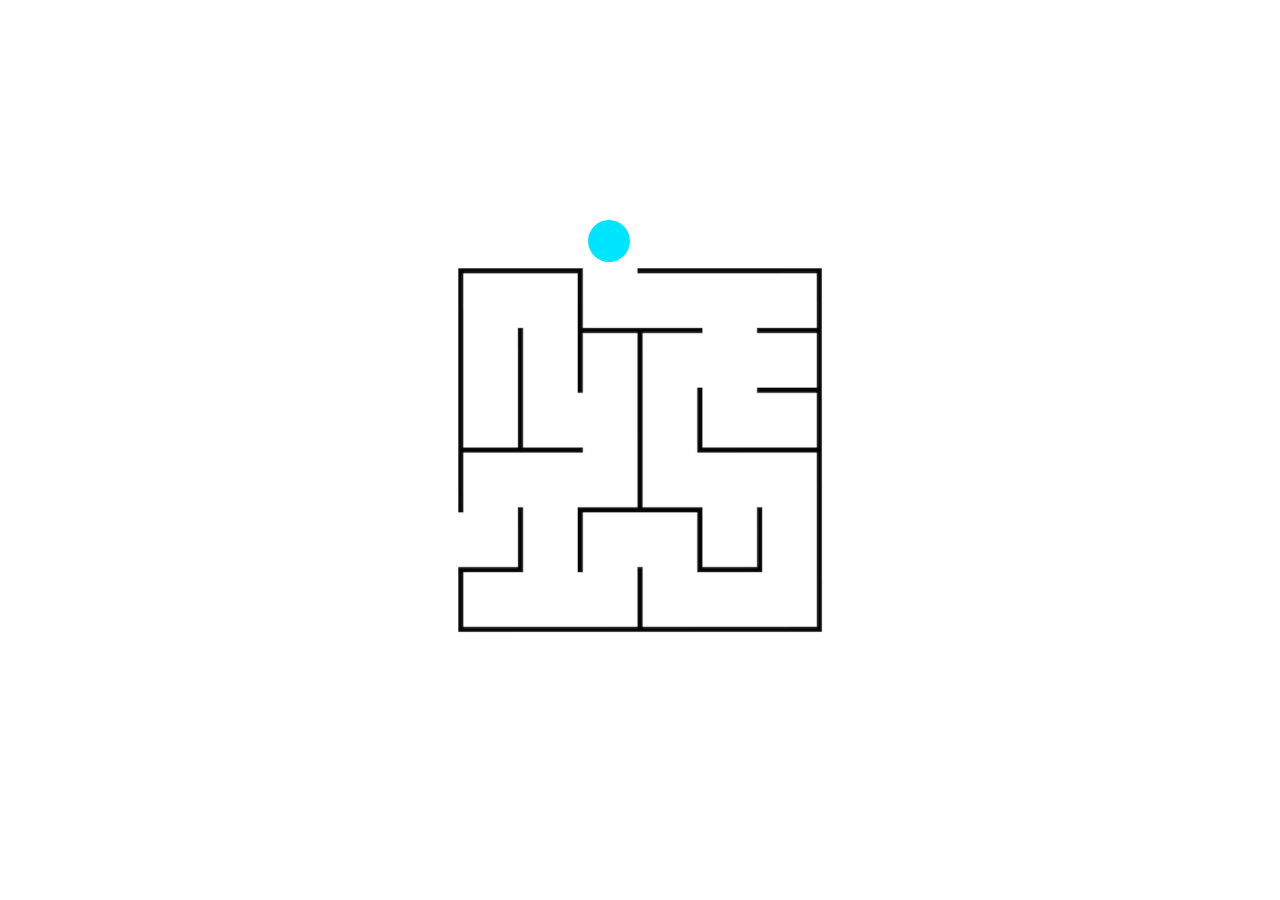
<file: laberinto/index.html>
<!DOCTYPE html>
<html lang="es">
<head>
  <meta charset="UTF-8">
  <meta name="viewport" content="width=device-width, initial-scale=1.0">
  <title>laberinto</title>
  <link rel="stylesheet" href="estilos/estilos.css">
</head>
<body>
  <div class="contenedor-img-laberinto">
    <div class="objeto-animado"></div>
  </div>

</body>
</html>
</file>
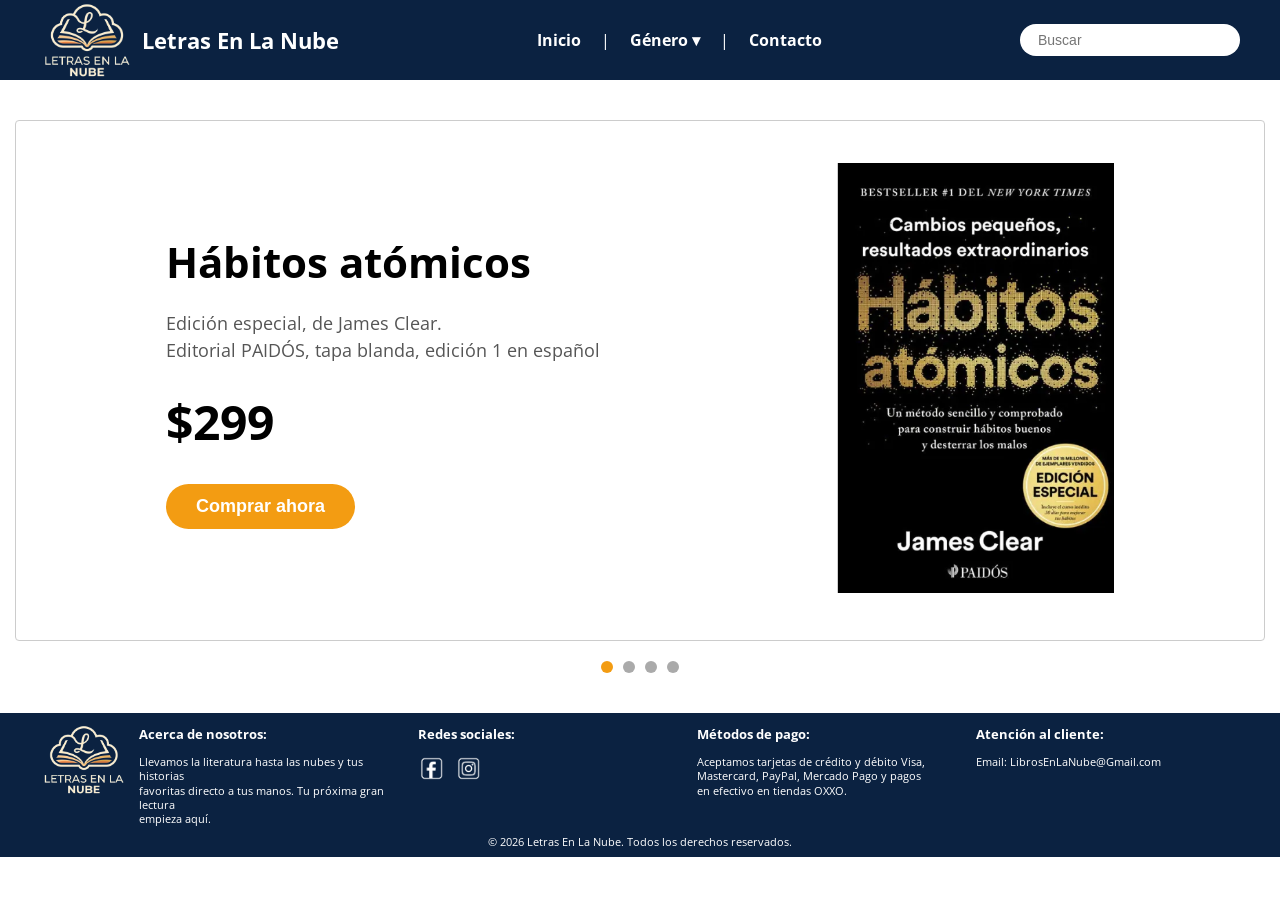
<file: pagina_web_libros/index.html>
<!DOCTYPE html>
<html lang="es">
<head>
    <meta charset="UTF-8"> <!--asegura que los caracteres especiales como acentos se muestren bien sin corromperse -->
    <meta name="viewport" content="width=device-width, initial-scale=1.0"><!--adaptable a dispositivos moviles -->
    <title>Letras En La Nube</title>
    <link rel="stylesheet" href="estilos/estilo.css">
</head>
<body>

    <!--........................................ ENCABEZADO.................................................. -->
    <header class="encabezado">
        
        <div class="contenedor-logo-titulo">
            <img src="imagenes/logo.png" alt="Logo Letras en la Nube">
            <h1>Letras En La Nube</h1>
        </div>

        <!-- menu principal -->
        <nav class="menu">
            <ul>
                <li><a href="index.html">Inicio</a></li>
                <li style="color: white;">|</li>
                
                <!-- submenu -->
                <li class="dropdown"> <!-- elemento de interfaz donde una lista de opciones permanece oculta hasta que el usuario pasa el cursor -->
                    <a href="catalogo.html">Género ▾</a>
                    <ul class="submenu">
                        <li><a href="catalogo.html">Ficción</a></li>
                        <li><a href="catalogo.html">Desarrollo Personal</a></li>
                        <li><a href="catalogo.html">Clásicos</a></li>
                        <li><a href="catalogo.html">Manga</a></li>
                    </ul>
                </li>

                <li style="color: white;">|</li>
                <li><a href="contacto.html">Contacto</a></li>
            </ul>
        </nav>

        <!-- buscador -->
        <div class="buscador">
            <input type="text" placeholder="Buscar">
        </div>

    </header>


    <!-- ...........................CENTRO........................................................... -->

    <main class="contenedor-principal">

        <div class="contenedor-carrusel">
            
            <section class="tarjeta-img-destacada activa">
                <div class="info-destacada">
                    <h2>Hábitos atómicos</h2>
                    <p class="descripcion">
                        Edición especial, de James Clear.<br>
                        Editorial PAIDÓS, tapa blanda, edición 1 en español
                    </p>
                    <div class="precio">$299</div>
                    <button type="button" class="btn-comprar">Comprar ahora</button>
                </div>
                <div class="imagen-destacada">
                    <img src="imagenes/habitos_atomicos.png" alt="Libro Hábitos Atómicos">
                </div>
            </section>

            <section class="tarjeta-img-destacada">
                <div class="info-destacada">
                    <h2>La Metamorfosis</h2>
                    <p class="descripcion">
                        Clásico de Franz Kafka.<br>
                        Edición ilustrada, tapa blanda
                    </p>
                    <div class="precio">$180</div>
                    <button type="button" class="btn-comprar">Comprar ahora</button>
                </div>
                <div class="imagen-destacada">
                    <img src="imagenes/la_metamorfosis.png" alt="Libro La Metamorfosis">
                </div>
            </section>

            <section class="tarjeta-img-destacada">
                <div class="info-destacada">
                    <h2>Jujutsu Kaisen</h2>
                    <p class="descripcion">
                        Manga por Gege Akutami.<br>
                        Tomo 1 en español
                    </p>
                    <div class="precio">$150</div>
                    <button type="button" class="btn-comprar">Comprar ahora</button>
                </div>
                <div class="imagen-destacada">
                    <img src="imagenes/jujutsu_kaisen.png" alt="Manga Jujutsu Kaisen">
                </div>
            </section>

        <section class="tarjeta-img-destacada">
            <div class="info-destacada">
                <h2>El príncipe</h2>
                <p class="descripcion">
                    Obra cumbre de Nicolás Maquiavelo.<br>
                    Tratado de política y estrategia, tapa blanda
                </p>
                <div class="precio">$195</div>
                <button type="button" class="btn-comprar">Comprar ahora</button>
            </div>
            <div class="imagen-destacada">
                <img src="imagenes/el_principe.png" alt="Libro El Príncipe">
            </div>
        </section>

        </div>

        <div class="puntos-carrusel">
            <span class="punto activo"></span>
            <span class="punto"></span>
            <span class="punto"></span>
            <span class="punto"></span>
        </div>

    </main>

    <!-- ................................CODIGO DE JAVASCRIPT........................................ -->
    <script>
    let indice = 0;//variable para saber que tarjeta se esta mostrando actualmente
    function cambiarDiapositiva() {
        // busca en HTML y guarda en una lista todas las tarjetas que tienen la clase "tarjeta-img-destacada".
        const tarjetas = document.querySelectorAll('.tarjeta-img-destacada');
        const puntos = document.querySelectorAll('.punto');
        // oculta la tarjeta actual quitandole la clase CSS 'activa'
        tarjetas[indice].classList.remove('activa');
        // desmarca el punto actual quitandole la clase CSS 'activo' 
        puntos[indice].classList.remove('activo');
        // al llegar a la ultima tarjeta, el conteo vuelva a 0
        indice = (indice + 1) % tarjetas.length;
        // muestra la nueva tarjeta
        tarjetas[indice].classList.add('activa');
        // ilumina el nuevo punto 
        puntos[indice].classList.add('activo');
    }

    setInterval(cambiarDiapositiva, 3500);
</script>

    <!-- ................................PIE DE PAGINA (FOOTER)........................................ -->
     
    <footer class="pie-pagina">
        <div class="contenedor-pie-pagina">
            <!-- Logo -->
            <div class="columna-pie-pagina logo-pie-pagina">
                <img src="imagenes/logo.png" alt="Logo Letras en la Nube">
            </div>

            <!-- Acerca de nosotros -->
            <div class="columna-pie-pagina">
                <h4>Acerca de nosotros:</h4>
                <p>Llevamos la literatura hasta las nubes y tus historias <br>favoritas directo a tus manos. Tu próxima gran lectura<br> empieza aquí.</p>
            </div>

            <!-- Redes sociales -->
            <div class="columna-pie-pagina">
                <h4>Redes sociales:</h4>
                <div class="iconos-redes-sociales">
                    <a href="#"><img src="imagenes/logo_facebook.png" alt="Facebook"></a>
                    <a href="#"><img src="imagenes/logo_instagram.png" alt="Instagram"></a>
                </div>
            </div>

            <!-- Metodos de pago -->
            <div class="columna-pie-pagina">
                <h4>Métodos de pago:</h4>
                <p>Aceptamos tarjetas de crédito y débito Visa, <br>Mastercard, PayPal, Mercado Pago y pagos<br> en efectivo en tiendas OXXO.</p>
            </div>

            <!-- Atencion al cliente -->
            <div class="columna-pie-pagina">
                <h4>Atención al cliente:</h4>
                <p>Email: LibrosEnLaNube@Gmail.com</p>
            </div>

        </div>

        <!-- Derechos de autor -->
        <div class="copyright">
            <p>&copy; 2026 Letras En La Nube. Todos los derechos reservados.</p>
        </div>
    </footer>
</body>
</html>
</file>
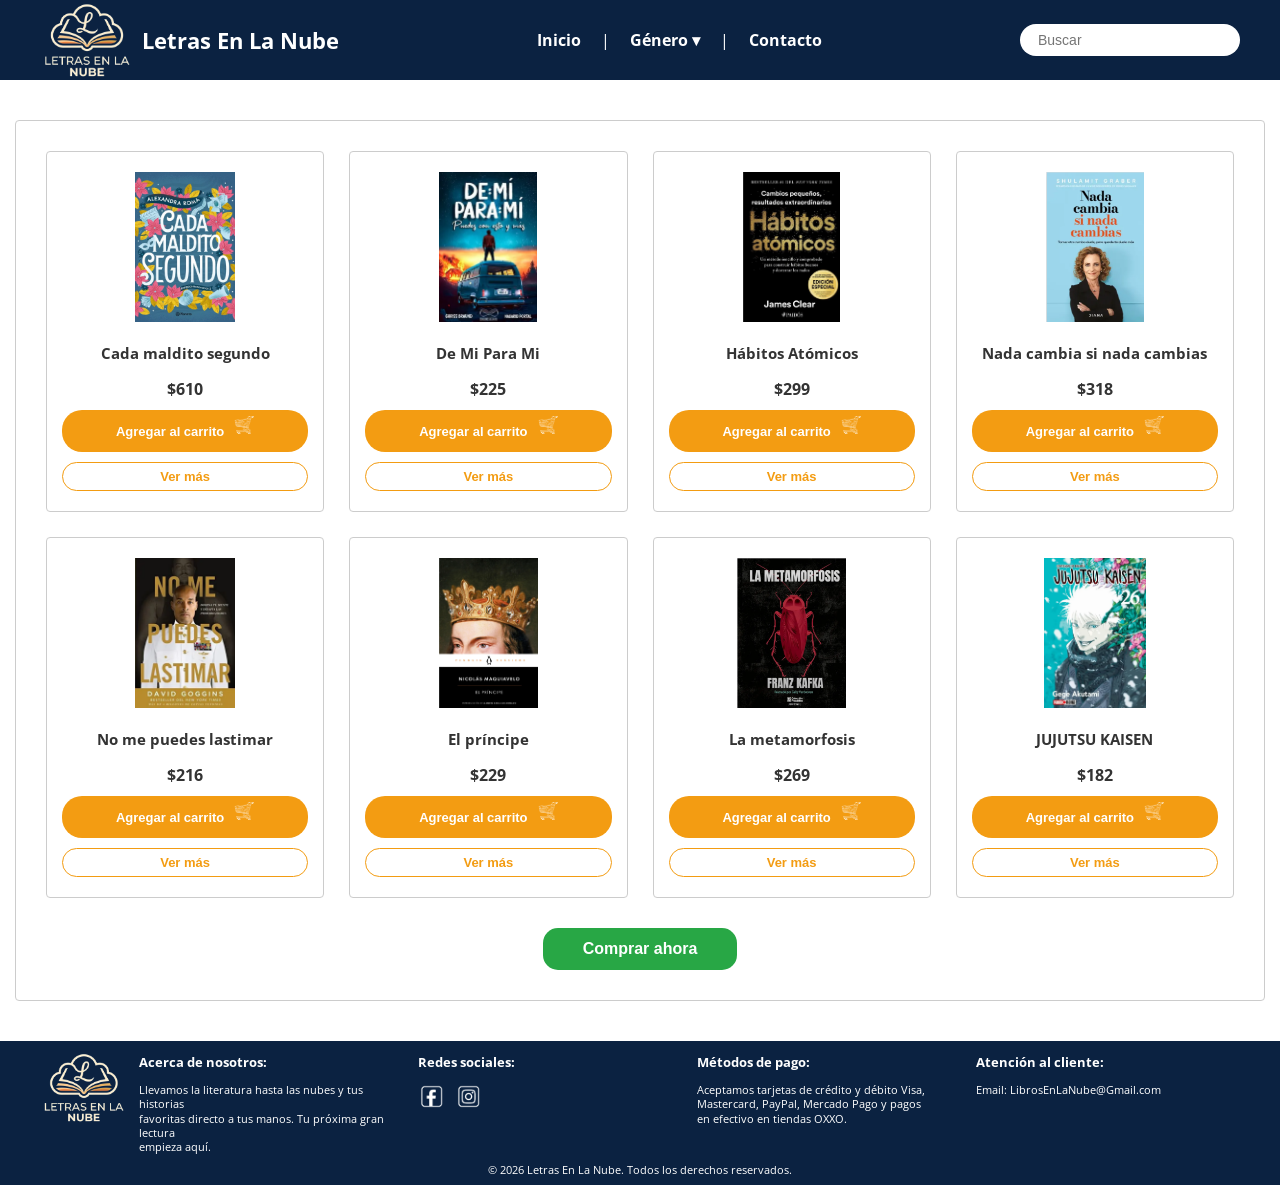
<file: pagina_web_libros/catalogo.html>
<!DOCTYPE html>
<html lang="es">
<head>
    <meta charset="UTF-8">
    <meta name="viewport" content="width=device-width, initial-scale=1.0">
    <title>Catalogo</title>
    <link rel="stylesheet" href="estilos/estilo.css">
</head>

<body>

    <!--........................................ ENCABEZADO.................................................. -->
    <header class="encabezado">
        <div class="contenedor-logo-titulo">
            <img src="imagenes/logo.png" alt="Logo Letras en la Nube">
            <h1>Letras En La Nube</h1>
        </div>

        <!-- Menu principal -->
        <nav class="menu">
            <ul>
                <li><a href="index.html">Inicio</a></li>
                <li style="color: white;">|</li>
                
                <!-- submenu -->
                <li class="dropdown">
                    <a href="catalogo.html">Género ▾</a>
                    <ul class="submenu">
                        <li><a href="catalogo.html">Ficción</a></li>
                        <li><a href="catalogo.html">Desarrollo Personal</a></li>
                        <li><a href="catalogo.html">Clásicos</a></li>
                        <li><a href="catalogo.html">Manga</a></li>
                    </ul>
                </li>

                <li style="color: white;">|</li>
                <li><a href="contacto.html">Contacto</a></li>
            </ul>
        </nav>

        <!-- buscador -->
        <div class="buscador">
            <input type="text" placeholder="Buscar">
        </div>

    </header>

    <!-- ...........................CONTENEDOR PRINCIPAL Y CATALOGO........................................................... -->
    <main class="contenedor-principal">
        <div class="marco-productos">
            
            <div class="grid-productos">
                
                <div class="tarjeta-producto">
                    <img src="imagenes/cada_maldito_segundo.png" alt="Cada maldito segundo">
                    <h3>Cada maldito segundo</h3>
                    <p class="precio-producto">$610</p>
                    <button class="btn-agregar">Agregar al carrito 
                        <img src="imagenes/carrito_compras.png" alt="Carrito" class="icono-carrito">
                    </button>
                    <button type="button" class="btn-ver-mas">Ver más</button>
                </div>

                
                <div class="tarjeta-producto">
                    <img src="imagenes/de_mi_para_mi.png" alt="De Mi Para Mi">
                    <h3>De Mi Para Mi</h3>
                    <p class="precio-producto">$225</p>
                    <button class="btn-agregar">Agregar al carrito 
                        <img src="imagenes/carrito_compras.png" alt="Carrito" class="icono-carrito">
                    </button>
                    <button type="button" class="btn-ver-mas">Ver más</button>
                </div>

             
                <div class="tarjeta-producto">
                    <img src="imagenes/habitos_atomicos.png" alt="Hábitos Atómicos">
                    <h3>Hábitos Atómicos</h3>
                    <p class="precio-producto">$299</p>
                    <button class="btn-agregar">Agregar al carrito 
                        <img src="imagenes/carrito_compras.png" alt="Carrito" class="icono-carrito">
                    </button>
                    <button type="button" class="btn-ver-mas">Ver más</button>
                </div>

             
                <div class="tarjeta-producto">
                    <img src="imagenes/nada_cambia.png" alt="Nada cambia si nada cambias">
                    <h3>Nada cambia si nada cambias</h3>
                    <p class="precio-producto">$318</p>
                    <button class="btn-agregar">Agregar al carrito 
                        <img src="imagenes/carrito_compras.png" alt="Carrito" class="icono-carrito">
                    </button>
                    <button type="button" class="btn-ver-mas">Ver más</button>
                </div>

                
                <div class="tarjeta-producto">
                    <img src="imagenes/no_me_puedes_lastimar.png" alt="No me puedes lastimar">
                    <h3>No me puedes lastimar</h3>
                    <p class="precio-producto">$216</p>
                    <button class="btn-agregar">Agregar al carrito 
                        <img src="imagenes/carrito_compras.png" alt="Carrito" class="icono-carrito">
                    </button>
                    <button type="button" class="btn-ver-mas">Ver más</button>
                </div>

              
                <div class="tarjeta-producto">
                    <img src="imagenes/el_principe.png" alt="El príncipe">
                    <h3>El príncipe</h3>
                    <p class="precio-producto">$229</p>
                    <button class="btn-agregar">Agregar al carrito 
                        <img src="imagenes/carrito_compras.png" alt="Carrito" class="icono-carrito">
                    </button>
                    <button type="button" class="btn-ver-mas">Ver más</button>
                </div>

                <div class="tarjeta-producto">
                    <img src="imagenes/la_metamorfosis.png" alt="La metamorfosis">
                    <h3>La metamorfosis</h3>
                    <p class="precio-producto">$269</p>
                    <button class="btn-agregar">Agregar al carrito 
                        <img src="imagenes/carrito_compras.png" alt="Carrito" class="icono-carrito">
                    </button>
                    <button type="button" class="btn-ver-mas">Ver más</button>
                </div>

                
                <div class="tarjeta-producto">
                    <img src="imagenes/jujutsu_kaisen.png" alt="JUJUTSU KAISEN">
                    <h3>JUJUTSU KAISEN</h3>
                    <p class="precio-producto">$182</p>
                    <button class="btn-agregar">Agregar al carrito 
                        <img src="imagenes/carrito_compras.png" alt="Carrito" class="icono-carrito">
                    </button>
                    <button type="button" class="btn-ver-mas">Ver más</button>
                </div>
            </div>

            <div class="contenedor-comprar">
                <button type="button" class="btn-comprar-ahora">Comprar ahora</button>
                
            </div>
        </div>
    </main>

     <!-- ................................PIE DE PAGINA........................................ -->
     
    <footer class="pie-pagina">
        <div class="contenedor-pie-pagina">
            
            <div class="columna-pie-pagina logo-pie-pagina">
                <img src="imagenes/logo.png" alt="Logo Letras en la Nube">
            </div>

            <div class="columna-pie-pagina">
                <h4>Acerca de nosotros:</h4>
                <p>Llevamos la literatura hasta las nubes y tus historias <br>favoritas directo a tus manos. Tu próxima gran lectura<br> empieza aquí.</p>
            </div>

            <div class="columna-pie-pagina">
                <h4>Redes sociales:</h4>
                <div class="iconos-redes-sociales">
                    <a href="#"><img src="imagenes/logo_facebook.png" alt="Facebook"></a>
                    <a href="#"><img src="imagenes/logo_instagram.png" alt="Instagram"></a>
                </div>
            </div>

            <div class="columna-pie-pagina">
                <h4>Métodos de pago:</h4>
                <p>Aceptamos tarjetas de crédito y débito Visa, <br>Mastercard, PayPal, Mercado Pago y pagos<br> en efectivo en tiendas OXXO.</p>
            </div>

            <div class="columna-pie-pagina">
                <h4>Atención al cliente:</h4>
                <p>Email: LibrosEnLaNube@Gmail.com</p>
            </div>

        </div>

        <div class="copyright">
            <p>&copy; 2026 Letras En La Nube. Todos los derechos reservados.</p>
        </div>
    </footer>
</body>
</html>
</file>
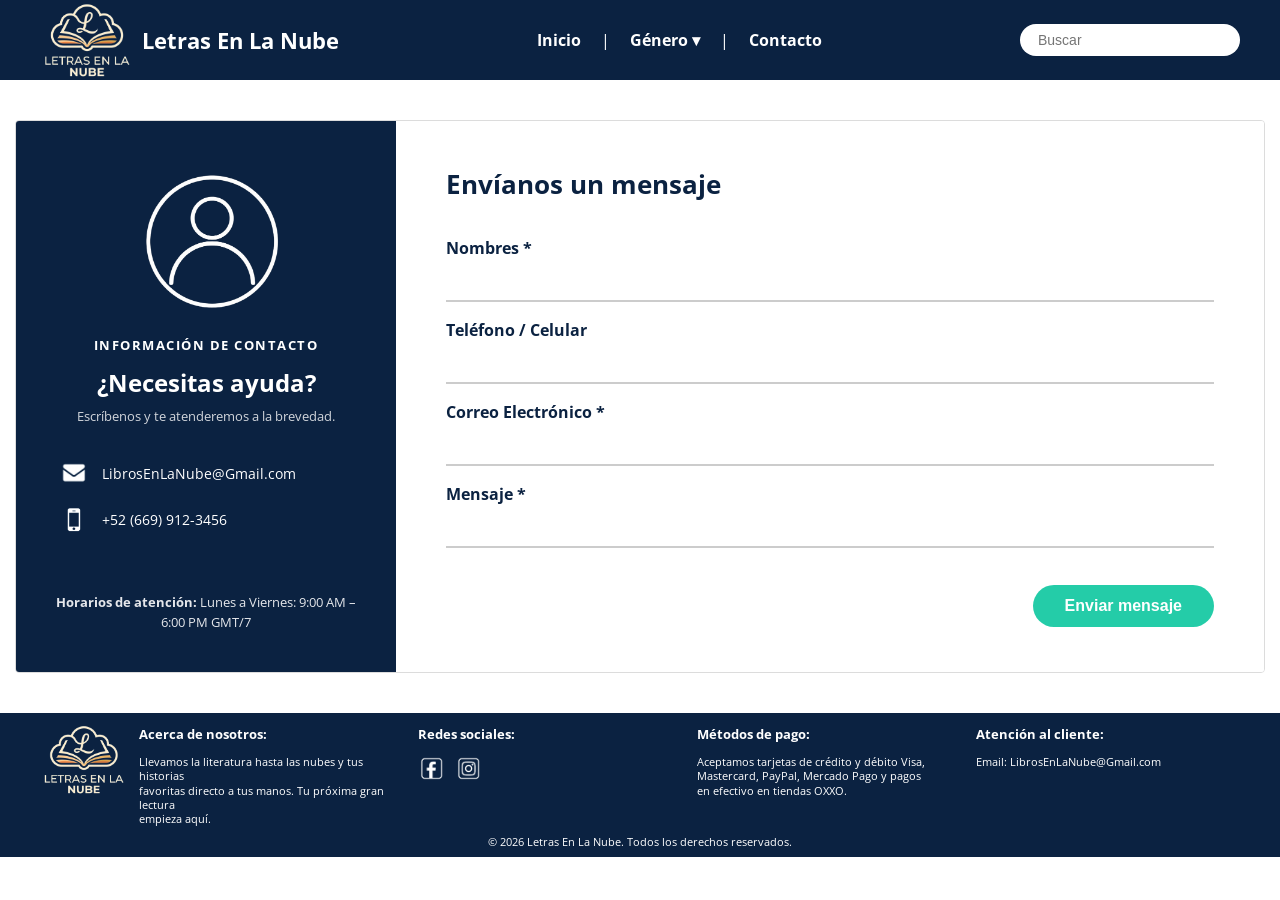
<file: pagina_web_libros/contacto.html>
<!DOCTYPE html>
<html lang="es">
<head>
    <meta charset="UTF-8">
    <meta name="viewport" content="width=device-width, initial-scale=1.0">
    <title>Contacto</title>
    <link rel="stylesheet" href="estilos/estilo.css">
</head>

<body>

    <!--........................................ ENCABEZADO.................................................. -->
    <header class="encabezado">
        
        <div class="contenedor-logo-titulo">
            <img src="imagenes/logo.png" alt="Logo Letras en la Nube">
            <h1>Letras En La Nube</h1>
        </div>

        <!-- Menu principal -->
        <nav class="menu">
            <ul>
                <li><a href="index.html">Inicio</a></li>
                <li style="color: white;">|</li>
                
                <!-- submenu -->
                <li class="dropdown">
                    <a href="catalogo.html">Género ▾</a>
                    <ul class="submenu">
                        <li><a href="catalogo.html">Ficción</a></li>
                        <li><a href="catalogo.html">Desarrollo Personal</a></li>
                        <li><a href="catalogo.html">Clásicos</a></li>
                        <li><a href="catalogo.html">Manga</a></li>
                    </ul>
                </li>

                <li style="color: white;">|</li>
                <li><a href="contacto.html">Contacto</a></li>
            </ul>
        </nav>

        <!-- buscador -->
        <div class="buscador">
            <input type="text" placeholder="Buscar">
        </div>

    </header>


    <!-- ...........................CONTENIDO DE CONTACTO................................................... -->

    <main class="contenedor-principal">
        <div class="tarjeta-contacto">
            
            <div class="contacto-info">
                <img src="imagenes/icono_usuario.png" alt="Usuario" class="icono-usuario">
                <h3>INFORMACIÓN DE CONTACTO</h3>
                <h2>¿Necesitas ayuda?</h2>
                <p class="subtitulo">Escríbenos y te atenderemos a la brevedad.</p>

                <div class="datos-contacto">
                    <div class="correo-telefono-pagina">
                        <img src="imagenes/imagen_mensaje_blanco.png" alt="Correo">
                        <span>LibrosEnLaNube@Gmail.com</span>
                    </div>

                    <div class="correo-telefono-pagina">
                        <img src="imagenes/imagen_celular_blanco.png" alt="Teléfono">
                        <span>+52 (669) 912-3456</span>
                    </div>
                </div>

                <p class="horarios">
                    <strong>Horarios de atención:</strong> Lunes a Viernes: 9:00 AM – 6:00 PM GMT/7
                </p>

            </div>

            <!-- lado derecho: formulario -->
            <div class="contacto-formulario">
                <h2>Envíanos un mensaje</h2>

                
                    <div class="grupo-campo">
                        <label for="nombres">Nombres *</label>
                        <input type="text" id="nombres" name="nombres">
                    </div>

                    <div class="grupo-campo">
                        <label for="telefono">Teléfono / Celular</label>
                        <input type="tel" id="telefono" name="telefono">
                    </div>

                    <div class="grupo-campo">
                        <label for="correo">Correo Electrónico *</label>
                        <input type="email" id="correo" name="correo">
                    </div>

                    <div class="grupo-campo">
                        <label for="mensaje">Mensaje *</label>
                        <input type="text" id="mensaje" name="mensaje">
                    </div>

                    <div class="contenedor-btn-enviar">
                        <button type="submit" class="btn-enviar">Enviar mensaje</button>
                    </div>
                </form>
            </div>

        </div>
    </main>

     <!-- ................................PIE DE PAGINA........................................ -->
     
    <footer class="pie-pagina">
        <div class="contenedor-pie-pagina">
            
            <div class="columna-pie-pagina logo-pie-pagina">
                <img src="imagenes/logo.png" alt="Logo Letras en la Nube">
            </div>

            <div class="columna-pie-pagina">
                <h4>Acerca de nosotros:</h4>
                <p>Llevamos la literatura hasta las nubes y tus historias <br>favoritas directo a tus manos. Tu próxima gran lectura<br> empieza aquí.</p>
            </div>

            <div class="columna-pie-pagina">
                <h4>Redes sociales:</h4>
                <div class="iconos-redes-sociales">
                    <a href="#"><img src="imagenes/logo_facebook.png" alt="Facebook"></a>
                    <a href="#"><img src="imagenes/logo_instagram.png" alt="Instagram"></a>
                </div>
            </div>

            <div class="columna-pie-pagina">
                <h4>Métodos de pago:</h4>
                <p>Aceptamos tarjetas de crédito y débito Visa, <br>Mastercard, PayPal, Mercado Pago y pagos<br> en efectivo en tiendas OXXO.</p>
            </div>

            <div class="columna-pie-pagina">
                <h4>Atención al cliente:</h4>
                <p>Email: LibrosEnLaNube@Gmail.com</p>
            </div>

        </div>

        <div class="copyright">
            <p>&copy; 2026 Letras En La Nube. Todos los derechos reservados.</p>
        </div>
    </footer>
</body>
</html>
</file>
<file: laberinto/estilos/estilos.css>
* {box-sizing: border-box;
  margin: 0;
  padding: 0;
}

body {
  display: flex;
  justify-content: center;
  align-items: center;
  min-height: 100vh;
  background-color: #ffffff;/*fondo dentras de la img*/
}

.contenedor-img-laberinto {
  position: relative;
  width: 500px;
  height: 500px;
  background-image: url('../imagenes/laberinto.png');
  background-size: contain;
  background-position: center;
  background-repeat: no-repeat;
  background-color: #ffffff;
}

.objeto-animado {
  position: absolute;
  width: 42px;            
  height: 42px;
  background-color: #00e5ff; 
  border-radius: 50%;
  top: 20px;           
  left: 198px;           
  
  animation: resolverLaberinto 12s linear infinite;
}
@keyframes resolverLaberinto {

  0% {
    top: 20px;
    left: 198px;
    width: 42px;
    height: 42px;
    border-radius: 0%;         /* Forma de cuadrado */
    background-color: #00e5ff;
    clip-path: none;
    transform: rotate(0deg);
  }

  4% {
    top: 20px;
    left: 198px;
    width: 42px;
    height: 42px;
    border-radius: 0%;
    background-color: #00e5ff;
  }

 
  7% {
    top: 20px;
    left: 198px;
    width: 42px;
    height: 42px;
    border-radius: 50%;  /* se forma en circulo */
    background-color: #00e5ff;
  }

  /* espera un segundo del 7% al 12% */
  12% {
    top: 20px;
    left: 198px;
    width: 42px;
    height: 42px;
    border-radius: 50%;
    background-color: #00e5ff;
  }


  /*baja*/
  15% {
    top: 80px;
    left: 198px;
  }

  /*derecha*/
  20% {
    top: 80px;
    left: 320px;
  }

  /*baja*/
  25% {
    top: 140px;
    left: 320px;
  }

  /*izquierda*/
  28% {
    top: 140px;
    left: 255px;
  }

  /*baja*/
  34% {
    top: 255px;
    left: 255px;
  }

  /*derecha*/
  39% { 
    top: 255px;
    left: 378px;
  }

  /*baja*/
  43% {
    top: 374px;
    left: 378px;
  }

  /*izquierda*/
  47% {
    top: 374px;
    left: 260px;
  }

  /*sube*/
  51% {
    top: 315px;
    left: 260px;
  }

  /*izquierda*/
  55% {
    top: 315px;
    left: 195px;
  }

  /*baja*/
  58% {
    top: 380px;
    left: 195px;
  }

  /*izquierda*/
  61% {
    top: 380px;
    left: 140px;
  }

  /*sube*/
  64% {
    top: 257px;
    left: 140px;
  }

  /*izquierda*/
  67% {
    top: 257px;
    left: 81px;
  }

  /*abajo*/
  70% {
    top:320px;
    left: 81px; 
  }

  /*izquierda*/
  73% {
    top: 320px;
    left: 5px;
    border-radius: 50%;
    background-color: #00e5ff;
    clip-path: none;
    transform: rotate(0deg);
  }

  /*RECORRIDO POR LAS ORILLAS*/

  74% {
    top: 320px;
    left: 5px;
    border-radius: 0%;
    background-color: #f1c40f;
    clip-path: polygon(50% 0%, 61% 35%, 98% 35%, 68% 57%, 79% 91%, 50% 70%, 21% 91%, 32% 57%, 2% 35%, 39% 35%);
    transform: rotate(0deg);
  }

  74.5% {
    top: 320px;
    left: 5px;
    border-radius: 0%;
    background-color: #f1c40f;
    clip-path: polygon(50% 0%, 61% 35%, 98% 35%, 68% 57%, 79% 91%, 50% 70%, 21% 91%, 32% 57%, 2% 35%, 39% 35%);
    transform: rotate(0deg);
  }
  
  80% {
    top: 20px;
    left: 5px;
    border-radius: 0%;
    background-color: #e74c3c;
    clip-path: polygon(50% 0%, 61% 35%, 98% 35%, 68% 57%, 79% 91%, 50% 70%, 21% 91%, 32% 57%, 2% 35%, 39% 35%);
    transform: rotate(360deg);
  }
  
  90% {
    top: 20px;
    left: 170px; 
    border-radius: 0%;
    background-color: #9b59b6; 
    clip-path: polygon(50% 0%, 61% 35%, 98% 35%, 68% 57%, 79% 91%, 50% 70%, 21% 91%, 32% 57%, 2% 35%, 39% 35%);
    transform: rotate(720deg);
  }

 
  95% {
    top: 20px;
    left: 198px; 
    width: 42px;
    height: 42px;
    border-radius: 0%;
    background-color: #00e5ff;
    clip-path: polygon(50% 0%, 100% 0%, 100% 0%, 100% 100%, 100% 100%, 50% 100%, 0% 100%, 0% 100%, 0% 0%, 0% 0%);
    transform: rotate(900deg);
  }

  
  100% {
    top: 20px;
    left: 198px;
    width: 42px;
    height: 42px;
    border-radius: 0%;
    background-color: #00e5ff;
    clip-path: none;
    transform: rotate(1080deg);
  }
}
/*
IZQUIERDA:
cuando va a la izq debe ser menor al ultimo left de derecha
DERECHA:
cuando vaya a la derecha debe ser mayor al ultimo left de izquierda
ABAJO:
cuando vaya hacia abajo debe ser mayor al ultimo top
ARRIBA:
cuando vaya hacia arriba debe ser menor al ultimo top
*/
</file>
<file: pagina_web_libros/estilos/estilo.css>
@font-face {
    font-family: 'open-sans';
    src: url('../tipografia/open-sans-regular.ttf') format('truetype');
    font-weight: normal;/*grosor de letra*/
    font-style: normal;/*tipo de letra (regular)*/
}

@font-face {
    font-family: 'open-sans';
    src: url('../tipografia/open-sans-bold.ttf') format('truetype');
    font-weight: bold;
    font-style: normal;
}

* {
    box-sizing: border-box;/*el tamaño total de un elemento no aumente cuando se agregue relleno*/
    margin: 0;/*quita margenes por defecto*/
    padding: 0;/*quita rellenos por defecto*/
}

body {
    background-color: #ffffff;
    font-family: 'open-sans', sans-serif;
}

/* ..........................................ENCABEZADO.................................................... */

.encabezado {
    background-color: #0b2241;   
    color: #ffffff;               
    display: flex;                  
    align-items: center;            
    justify-content: space-between; /*Alinea horizontalmente*/
    padding: 10px 40px;             /*Agrega espacio interno alrededor del contenido:10px arriba y abajo. 40px a la izquierda y derecha.*/        
    width: 100%;                    
    height: 80px;                   
}


.contenedor-logo-titulo {
    display: flex;                  
    align-items: center;           
    gap: 12px;                    
}


.contenedor-logo-titulo img {
    height: 75px;                 
    width: auto;                   
}

.contenedor-logo-titulo h1 {          
    font-size: 22px;
    color: #ffffff;
    font-weight: bold;
    white-space: nowrap;/*Prohibe los saltos de linea automaticos*/
}

/* formato menu principal */
.menu ul {
    list-style: none;/*elimina puntos negros*/
    display: flex;                 
    gap: 15px;                     
    align-items: center;
}

/*Contenedor submenu */
.menu ul li {
    position: relative; /*Permite que el submenu (absolute)se ubique debajo de este <li> y no respecto a la ventana/body*/
}

/*color/letra menu principal*/
.menu a {
    color: #ffffff;
    text-decoration: none;/*quita subrayado menu por defecto*/
    font-size: 16px;             
    font-weight: bold;          
    display: block;
    padding: 10px 5px;/*agrega un area de clic adecuada alrededor del texto*/
}

/* .........................................SUBMENU DESPLEGABLE .................................................*/

.menu ul li .submenu {
    display: none;                 /*oculta el submenu*/
    position: absolute;            /*posiciona el submenu debajo*/
    top: 100%;                     /*ubica la caja desplegable debajo del texto del menu*/
    background-color: #0b2241;  
    flex-direction: column;       
    padding: 10px 0;               /*espacio abajo y arriba de cada opcion*/
    min-width: 180px;              /*ancho minimo de la caja desplegable*/
    border-radius: 0 0 8px 8px;   
    z-index: 100;                  /*asegura que el submenu aparezca por encima del carrusel/contenido*/
}

/* Estilo del submenu */
.menu ul li .submenu li a {
    font-size: 14px;
    font-weight: normal;          /*tipo letra*/
    padding: 1px 1px;             /*espacio en cada opcion del submenu*/
}

/*Cambio a color naranja al pasar el mouse en submenu */
.menu ul li .submenu li a:hover {
    background-color: #f39c12; 
}

/* Muestra el submenu al pasar el cursor*/
.menu ul li:hover .submenu {
    display: flex;                
}



/*buscador donde input es una caja de texto*/
.buscador input {
    padding: 8px 18px;             
    border-radius: 20px;           
    border: none;                  /*quita borde gris por defecto*/
    outline: none;                 /*Quita borde azul/negro alrededor del input al hacer clic*/
    width: 220px;                  
    font-size: 14px;              
}

/* ...................CONTENEDOR PRINCIPAL Y TARJETA DESTACADA.................................................... */

/*define el area de trabajo y la centra*/
.contenedor-principal {
    max-width: 1250px;             /*ancho entre imagen y texto con el marco */
    margin: 40px auto;             /*alto de la tarjeta */
}

/*tarjeta destacada (gris)*/
.tarjeta-img-destacada {
    background-color: #ffffff;   
    border: 1px solid #cccccc;   
    border-radius: 4px;            
    padding: 42px 150px;           /*42 px altura o grosor de la tarjeta, 150 px hacia el centro*/
    display: flex;                
    justify-content: center;/*para contenedores flex o grid para alinear y distribuir los elementos*/
    align-items: center;           /*Centra verticalmente el texto con la imagen*/
    gap: 80px;                     
}

/*Columna de texto*/
.info-destacada {
    flex: 1; 
    /* Permite que la columna de texto tome el espacio disponible sobrante 
    Calcula cuanto mide la imagen de al lado, le da su espacio, y hace que la caja 
    de texto se estire para ocupar todo el espacio restante dentro de la tarjeta*/
}

/*titulo del libro dentro del contenedor*/
.info-destacada h2 {
    font-size: 42px;
    font-weight: bold;
    margin-bottom: 20px;          /*espacio hacia abajo*/
    color: #000000;             
}

.info-destacada .descripcion {
    font-size: 18px;
    color: #555555;
    line-height: 1.5;             /*interlineado */
    margin-bottom: 25px;          /*espacio hacia abajo*/
}

.info-destacada .precio {
    font-size: 48px;
    font-weight: bold;
    color: #000000;
    margin-bottom: 30px;          /*espacio hacia abajo*/
}

/* boton de comprar */
.btn-comprar {
    display: inline-block;
    background-color: #f39c12;            
    color: #ffffff;                    
    font-size: 18px;
    font-weight: bold;
    padding: 12px 30px;/*altura y anchura*/
    border-radius: 25px;          
    transition: background-color 0.3s ease;
    border: none;
    cursor: pointer;
}

.btn-comprar:hover {
    background-color: #d35400f7;          
}

/*medidas de la img portada del libro*/
.imagen-destacada img {
    max-height: 430px;/*altura*/
    width: auto;                            
}


/*.....................................CARRUSEL............................................................*/

.contenedor-carrusel {
    position: relative;/*Todo elemento dentro que use position:absolute 
    se medira desde los bordes del contenedor, no de la pantalla completa y todos 
    los elementos absolutos que esten adentro se moveran automaticamente junto con el contenedor*/
}

/* Oculta las tarjetas con img*/
.tarjeta-img-destacada {
    display: none;
}

/* Solo muestra la tarjeta con img que tenga la clase "activa" */
.tarjeta-img-destacada.activa {     
    display: flex;/*hace visible unicamente esa tarjeta y recupera su diseño original en fila*/
}

/* Puntos indicadores */
.puntos-carrusel {
    display: flex;
    justify-content: center;    
    gap: 10px;                  
    margin-top: 20px;/*Empuja la fila de puntos hacia abajo*/
}

.punto {
    width: 12px;               
    height: 12px;               
    background-color: #aaaaaa;
    border-radius: 50%;
    transition: background-color 0.3s ease;
}

.punto.activo {
    background-color: #f39c12;
}

/* .........................................PIE DE PAGINA (FOOTER).....................................................*/

.pie-pagina {
    background-color: #0b2241; 
    color: #ffffff;           
    padding: 12px 40px 8px 40px; /*Relleno: arriba, derecha, abajo, izquierda */
    margin-top: 10px;            
    width: 100%;
}

/*padre, organizador general*/
.contenedor-pie-pagina {
    display: flex;                  /*bloques o columnas en fila horizontal*/
    justify-content: space-between; /*Empuja la 1ra columna hacia la izquierda y la ultima hacia la derecho*/
    align-items: flex-start;        /*Alinea todas las columnas en la parte superior*/
    gap: 15px;                    
}

.columna-pie-pagina {
    flex: 1;/*cada una de las columnas tendra el mismo ancho y se repartiran el espacio por igual.*/
}

/*titulos de cada columna*/
.columna-pie-pagina h4 {
    font-size: 13px;
    font-weight: bold;
    margin-bottom: 12px;            
    color: #ffffff;
}

/* Ajuste de la columna del logo */
.columna-pie-pagina.logo-pie-pagina {
    flex: 0 0 auto;       /* Evita que la columna del logo crezca a lo ancho */
}


.columna-pie-pagina p {
    font-size: 11px;
    line-height: 1.3;    
    color: #ffffff;
}

/*imagen contenida en la columna del logo*/
.logo-pie-pagina img {
    height: 70px;  
    width: auto;   
    display: block; /*Elimina el espacio en blanco invisible que las img dejan por defecto debajo de su borde*/
}

.iconos-redes-sociales {
    display: flex;
    gap: 10px;
}

.iconos-redes-sociales img {
    width: 27px; 
    height: 27px;
    
}

.copyright {
    text-align: center;  
    margin-top: 8px;     
}


.copyright p {
    font-size: 11px;
    color: #ffffff;
}

/* ...................CATALOGO DE PRODUCTOS................... */


.marco-productos {
    border: 1px solid #cccccc;
    padding: 30px;
    border-radius: 4px;
    background-color: #ffffff;
}

/* sistema de maquetacion por cuadricula de 4 columnas */
.grid-productos {
    display: grid;
    grid-template-columns: repeat(4, 1fr);
    gap: 25px;
    margin-bottom: 30px;
}

/* Tarjeta individual de cada libro */
.tarjeta-producto {
    border: 1px solid #cccccc;
    padding: 20px 15px;
    text-align: center;
    border-radius: 4px;
    display: flex;
    flex-direction: column;/*acomoda las opciones una debajo de otra*/
    align-items: center;
    background-color: #ffffff;
}

.tarjeta-producto img {
    height: 150px;
    width: auto;
    object-fit: contain;/* Mantiene la proporcion de la imagen */
    margin-bottom: 12px;
}

.tarjeta-producto h3 {
    font-size: 15px;
    font-weight: bold;
    color: #333333;
    margin-bottom: 6px;
    min-height: 38px; 
    display: flex; /*acomoda en fila horizontal*/
    align-items: center;
    justify-content: center;
}

.precio-producto {
    font-size: 16px;
    font-weight: bold;
    color: #333333;
    margin-bottom: 10px;
}

.btn-agregar {
    background-color: #f39c12;
    color: #ffffff;
    border: none;
    padding: 5px 10px;
    font-size: 13px;
    font-weight: bold;
    border-radius: 20px;
    cursor: pointer;
    width: 100%;
    margin-bottom: 10px;
    transition: background-color 0.2s ease;
    display: flex;
    align-items: center;
    justify-content: center;
    gap: 10px; 
}

/* Estilo icono carrito */
.btn-agregar .icono-carrito {
    width: 20px;            
    height: 20px;           
    object-fit: contain;   
    filter: brightness(0) invert(1); /*vuelve la imagen mas blanca*/
}

.btn-agregar:hover {
    background-color: #e67e22;
}


.btn-ver-mas {
    display: block;
    width: 100%;
    border: 1px solid #f39c12;
    background-color: #ffffff; 
    color: #f39c12;
    text-decoration: none;
    padding: 6px 15px;
    font-size: 13px;
    font-weight: bold;
    border-radius: 20px;
    transition: all 0.2s ease;
    outline: none;
    cursor: pointer;
}

.btn-ver-mas:hover {
    background-color: #f39c12;
    color:#ffffff;
}


.contenedor-comprar {
    text-align: center;
    margin-top: 10px;
}

.btn-comprar-ahora {
    display: inline-block;/*el enlace se comporta como una caja que acepta padding y dimensiones,sin romper la linea del texto*/
    background-color: #28A745;
    color: #ffffff;
    padding: 12px 40px;
    font-size: 16px;
    font-weight: bold;
    text-decoration: none;
    border-radius: 15px;
    transition: background-color 0.2s ease;
    border: none;/* Quita el borde gris*/
    outline: none;/* Quita el contorno al hacer clic */
    cursor: pointer;
}

.btn-comprar-ahora:hover {
    background-color: #e67e22;
}

/* .....................................................CONTACTO.............................................................. */

.tarjeta-contacto {
    display: flex;
    background-color: #ffffff;
    border: 1px solid #dcdcdc;
    border-radius: 4px;
    overflow: hidden;/*recortar todo el contenido que sobresalga de los limites de una caja*/
    
}

/* Columna Izquierda (Azul marino) */
.contacto-info {
    background-color: #0b2241;
    color: #ffffff;
    flex: 0 0 380px;
    padding: 40px 35px;
    display: flex;
    flex-direction: column;
    align-items: center;
    text-align: center;
}

/* Estilo para la img del icono usuario */
.contacto-info .icono-usuario {
    width: 150px;
    height: 150px;
    object-fit: contain;
    margin-bottom: 25px;
    
}

.contacto-info h3 {
    font-size: 13px;
    letter-spacing: 1.5px;
    font-weight: bold;
    margin-bottom: 12px;
}

.contacto-info h2 {
    font-size: 24px;
    font-weight: bold;
    margin-bottom: 8px;
}

/*el de escribenos y te atenderemos a la brevedad*/
.contacto-info .subtitulo {
    font-size: 13px;
    color: #d1d5db;
    margin-bottom: 35px;
}

.contacto-info .datos-contacto {
    display: flex;
    flex-direction: column;
    gap: 20px;
    width: 100%;
    margin-bottom: 40px;
}

.contacto-info .correo-telefono-pagina {
    display: flex;
    align-items: center;
    gap: 15px;
    font-size: 14px;
    text-align: left;
    padding-left: 10px;
}

/* Estilo para las img de correo y telefono */
.contacto-info .correo-telefono-pagina img {
    width: 26px;
    height: 26px;
    object-fit: contain;   
}

.contacto-info .horarios {
    font-size: 13px;
    line-height: 1.5;
    color: #e5e7eb;
    margin-top: auto;
}

/* Columna Derecha (Formulario) */
.contacto-formulario {
    flex: 1;
    padding: 45px 50px;
    background-color: #ffffff;
    display: flex;
    flex-direction: column;
}

.contacto-formulario h2 {
    font-size: 26px;
    color: #0b2241;
    font-weight: bold;
    margin-bottom: 35px;
}

.contacto-formulario .grupo-campo {
    margin-bottom: 17px;
    display: flex;
    flex-direction: column;
}

/*label Le aplica el estilo a todas las etiquetas <label> que estan dentro de .contacto-formulario, nombre,apellido etc.*/
.contacto-formulario label {
    font-size: 16px;
    font-weight: bold;
    color: #0b2241;
    margin-bottom: 8px;
}


.contacto-formulario input {
    border: none;
    border-bottom: 2px solid #cccccc;
    padding: 8px 0;
    font-size: 15px;
    outline: none;
    background: transparent;
    transition: border-color 0.3s ease;
}

.contacto-formulario input:focus {
    border-bottom-color: #1fc8b2;
}


.contenedor-btn-enviar {
    display: flex;
    justify-content: flex-end;
    margin-top: auto;
    padding-top: 20px;
}

.btn-enviar {
    background-color: #24cca8;
    color: #ffffff;
    border: none;
    padding: 12px 32px;
    font-size: 16px;
    font-weight: bold;
    border-radius: 25px;
    cursor: pointer;
    transition: background-color 0.3s ease;
    outline: none;
}

.btn-enviar:hover {
    background-color: #0b2241;
}
</file>
